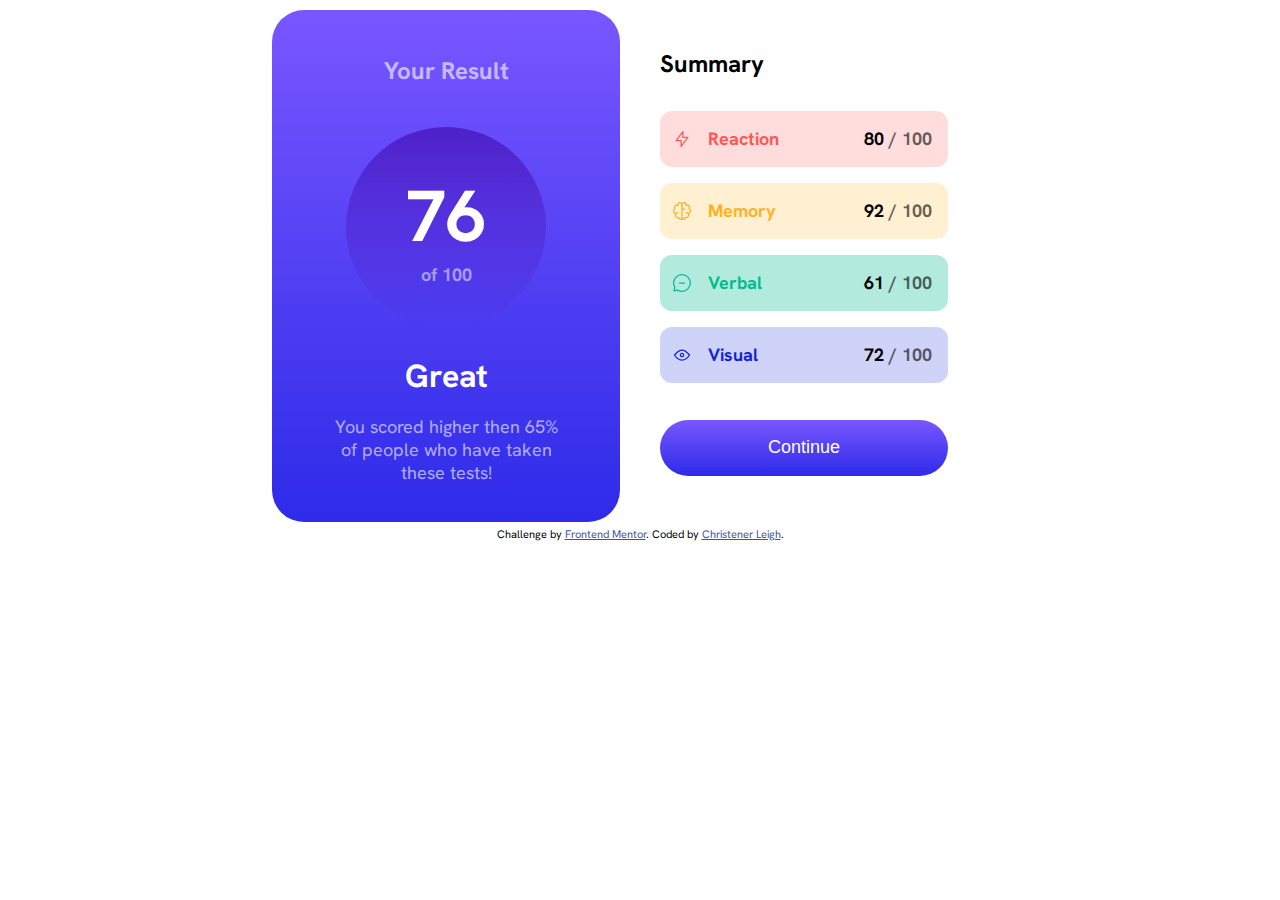
<file: index.html>
<!DOCTYPE html>
<html lang="en">
<head>
  <meta charset="UTF-8">
  <meta name="viewport" content="width=device-width, initial-scale=1.0">
  <link rel="preconnect" href="https://fonts.googleapis.com">
  <link rel="preconnect" href="https://fonts.gstatic.com" crossorigin>
  <link href="https://fonts.googleapis.com/css2?family=Hanken+Grotesk:ital,wght@0,100..900;1,100..900" rel="stylesheet">
  <link rel="icon" type="image/png" sizes="32x32" href="./assets/images/favicon-32x32.png">
  <link rel="stylesheet" href="style.css">
  <title>Frontend Mentor | Results summary component</title>
</head>
<body>

<div class="main-container">
  <div class="left-container">
  <h6 id="left-main-heading">Your Result</h6>
  <div class="oval-container">
  <h1 id="score">76</h1>
  <p id="of-total-score">of 100</p>
</div>
<div class="end-left-container">
 <h3 id="great">Great</h3>
  <p>You scored higher then 65% of people who have taken these tests!</p>
</div>
  </div>

  <div class="right-container">
  <h4 id="summary-title">Summary</h4>
<div class="result-container">
  <div class="result-item" id="result-1">
    <img src="assets/images/icon-reaction.svg" alt="reaction icon">
  <p id="red">Reaction
  <span class="end-result-item"> 80 <span class="end-end-result">/ 100</span></span>
</p>
</div>
<div class="result-item" id="result-2">
  <img src="assets/images/icon-memory.svg" alt="Memory icon">
  <p id="yellow">Memory
  <span class="end-result-item">92 <span class="end-end-result">/ 100</span></span>
</p>
</div>
  <div class="result-item" id="result-3">
    <img src="assets/images/icon-verbal.svg" alt="Verbal icon">
  <p id="green">Verbal
  <span class="end-result-item">61 <span class="end-end-result">/ 100</span></span></p>
</div>
  <div class="result-item" id="result-4">
    <img src="assets/images/icon-visual.svg" alt="Visual icon">
  <p id="blue">Visual
  <span class="end-result-item">72 <span class="end-end-result">/ 100</span></span>
</p>
</div>
</div>
  <button type="button">Continue</button>
</div>
</div>
  <footer class="attribution">
    Challenge by <a href="https://www.frontendmentor.io?ref=challenge" target="_blank">Frontend Mentor</a>.
    Coded by <a href="https://github.com/Christener19">Christener Leigh</a>.
  </footer>
</body>
</html>
</file>
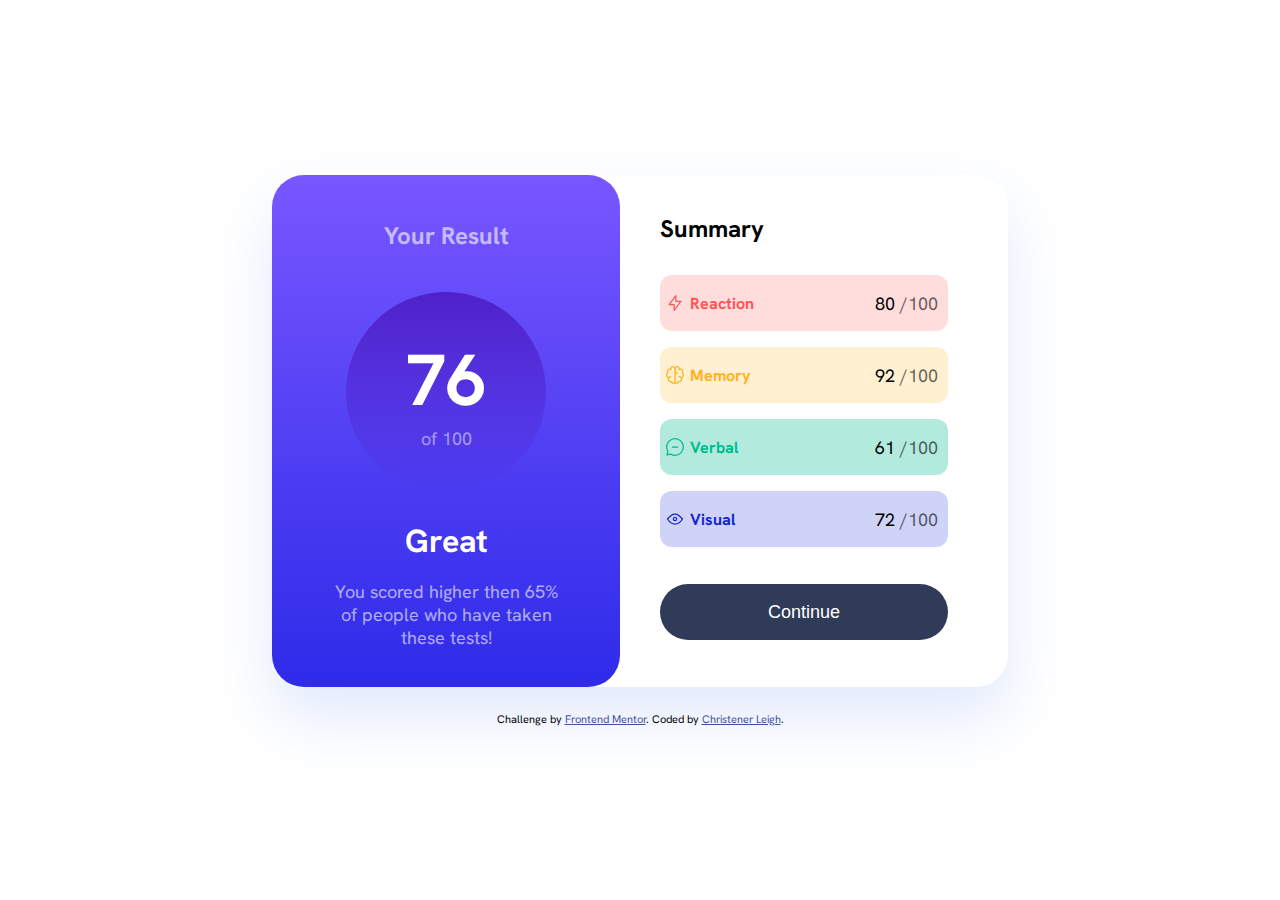
<file: client/index.html>
<!DOCTYPE html>
<html lang="en">
<head>
  <meta charset="UTF-8">
  <meta name="viewport" content="width=device-width, initial-scale=1.0">
  <!-- <link rel="preconnect" href="https://fonts.googleapis.com">
  <link rel="preconnect" href="https://fonts.gstatic.com" crossorigin> -->
  <link href="https://fonts.googleapis.com/css2?family=Hanken+Grotesk:ital,wght@0,100..900;1,100..900" rel="stylesheet">
  <link rel="icon" type="image/png" sizes="32x32" href="./assets/images/favicon-32x32.png">
  <link rel="stylesheet" href="style.css">
  <title>Frontend Mentor | Results summary component</title>
</head>
<body>

<div class="main-container">
  <div class="left-container">
  <h6 id="left-main-heading">Your Result</h6>
  <div class="oval-container">
  <h1 id="score">76</h1>
  <p id="of-total-score">of 100</p>
</div>
<div class="end-left-container">
 <h3 id="great">Great</h3>
  <p>You scored higher then 65% of people who have taken these tests!</p>
</div>
  </div>

  <div class="right-container">
  <h4 id="summary-title">Summary</h4>
<div class="result-container">
  <div class="result-item" id="result-1">
    <img src="assets/images/icon-reaction.svg" alt="reaction icon">
  <div class="text-container">
  <strong id="red">Reaction  </strong>
  <p class="end-result-item"> 80 <span class="end-end-result">/100</span></p>
</div>
</div>
<div class="result-item" id="result-2">
  <img src="assets/images/icon-memory.svg" alt="Memory icon">
  <div class="text-container">
  <strong id="yellow">Memory </strong>
  <p class="end-result-item">92 <span class="end-end-result">/100</span></p>
</div>
</div>
  <div class="result-item" id="result-3">
    <img src="assets/images/icon-verbal.svg" alt="Verbal icon">
    <div class="text-container">
  <strong id="green">Verbal </strong>
  <p class="end-result-item">61 <span class="end-end-result">/100</span></p>
</div>
</div>
  <div class="result-item" id="result-4">
    <img src="assets/images/icon-visual.svg" alt="Visual icon">
    <div class="text-container">
  <strong id="blue">Visual </strong>
  <p class="end-result-item">72 <span class="end-end-result">/100</span></p>
</div>
  </div>
</div>
  <button type="button">Continue</button>
</div>
</div>
  <footer class="attribution">
    Challenge by <a href="https://www.frontendmentor.io?ref=challenge" target="_blank">Frontend Mentor</a>.
    Coded by <a href="https://github.com/Christener19">Christener Leigh</a>.
  </footer>
</body>
</html>
</file>
<file: style.css>
/*--- Selecting multiple----*/

@media (min-width: 541px) {
body {
    margin: 10px auto;
    padding: 0;
    font-family: "Hanken Grotesk", sans-serif;
    display: flex;
    align-items: center;
    justify-content: center;
    flex-direction: column;
}

p {
    font-size: 18px;
}


/*-----Main with left side----*/
.main-container {
    margin: auto auto;
    display: flex;
    align-items: center;
    justify-content: center;
    height: 512px;
    width: 736px;
}

.left-container{
    color: white;
    background: linear-gradient(hsl(252, 100%, 67%), hsl(241, 81%, 54%) );
    border-radius: 32px;
    height: inherit;
    width: 368px;
    text-align: center;
}

#left-main-heading {
    font-size: 24px;
    font-weight: bold;
    margin-top: 45px;
    margin-bottom: 41px;
    opacity: 0.6;
}

#score {
    font-weight: bolder;
    font-size: 72px;
}
#of-total-score {
    font-weight: bold;
}
#great {
    font-size: 32px;
    font-weight: bold;
    margin: 0;
    padding: 0;
}

.oval-container{
    margin: 0 auto;
    background: linear-gradient(hsla(256, 72%, 46%, 1), hsla(241, 72%, 46%, 0) );
    width: 200px;
    height: 200px;
    border-radius: 50%;
    display: flex;
    flex-direction: column;
    justify-content: center;
}

.oval-container p, h1 {
    padding: 0;
    margin: 0;
}

.oval-container p {
    opacity: 50%;
}

.end-left-container{
   margin: 28px auto 46px auto;
    width: 240px;
    height: 134px;
}
.end-left-container > p{
     opacity: 0.6;
 }


/* ----------Right side--------*/
#summary-title {
    font-size: 24px;
    font-weight: bold;
    margin-top: 38px;
}
.right-container{
    width: 368px;
    height: 512px;
    padding-left: 40px;
    margin: 0;
}
#red{
   color: #F55; 
}
#yellow{
    color: #FFB21E;
}
#green{
   color:#00BB8F;
}
#blue{
    color:  #1125D6;
}
.result-container {
    height: 288px;
    width: 288px;
}
#result-1{
    background-color: rgba(255, 85, 85, 0.2);
}
#result-2{
    background-color: rgba(255, 178, 30, 0.2);
}
#result-3{
    background-color: rgba(0,187,143,0.3);
}
#result-4{
    background-color: rgba(17,37,214,0.2);
}
.result-item {
    height: 56px;
    width: 288px;
    margin-top: 16px;
    border-radius: 12px;
    font-weight: bold;
}
.result-item img {
    float: inline-start;
    width: 20px;
    height: 20px;
    padding: 18px 16px 0 12px;
    margin: 0;
}
.result-item p {
    display: flex;
    padding: 16px 16px 0 0;
    margin: 0;

}
.end-result-item{
    color: black;
    margin-left: auto;
}
.end-end-result{
    opacity: 0.6;
}
button {
    border-radius: 128px;
    height: 56px;
    width: 288px;
    background: linear-gradient(hsl(252, 100%, 67%), hsl(241, 81%, 54%) );
    color: white;
    font-size: 18px;
    margin: 21px auto 46px auto;
    border: none;
}

.attribution { 
    font-size: 11px;
    text-align: center; 
    margin: 5px auto 0 auto;
}
.attribution a { color: hsl(228, 45%, 44%); }

}

/* --------MOBILE VERSION-------*/
@media (min-width: 140px) and (max-width: 540px) {

    body{
        width: auto;
        height: auto;
        margin: -45px 0 0 0;
        padding: 0;
        font-family: "Hanken Grotesk", sans-serif;
    }
    p {
        font-size: 16px;
    }
    .left-container{
        height: auto;
        padding: 0;
        margin: 0;
        background: linear-gradient(hsl(252, 100%, 67%), hsl(241, 81%, 54%) );
        text-align: center;
        color: white;
        border-radius: 0 0 32px 32px;
    }
    #left-main-heading {
        padding-top: 24px;
        font-size: 18px;
        opacity: 0.5;
    }
    .oval-container{
        width: 140px;
        height: 140px;
        background:  linear-gradient(180deg, #4D21C9 0%, rgba(37, 33, 201, 0.00) 100%, rgba(37, 33, 201, 0.00) 100%);
        margin: 0 auto 24px auto;
        border-radius: 50%;
        display: flex;
        flex-direction: column;
        justify-content: center;
    }
    #score{
        margin: 0;
        font-size: 56px;
    }
    #of-total-score {
        margin: 0;
        opacity: 0.5;
    }
    .end-left-container{
        margin: 0 auto;
        text-align: center;
    }
    #great{
        font-size: 24px;
        font-weight: 700;
        margin: 0;
    }
    .end-left-container > p {
        opacity: 0.5;
        padding: 0 56px 40px 56px;
        margin: 0;
    }


    /* Bottom Half */
      #summary-title {
      font-size: 18px;
      margin: 24px auto 24px 32px; 
    }
    #red{
        color: #F55; 
     }
     #yellow{
         color: #FFB21E;
     }
     #green{
        color:#00BB8F;
     }
     #blue{
         color:  #1125D6;
     }
     .result-container {
         height: 288px;
         width: auto;
         margin: auto;
     }
     #result-1{
         background-color: rgba(255, 85, 85, 0.2);
     }
     #result-2{
         background-color: rgba(255, 178, 30, 0.2);
     }
     #result-3{
         background-color: rgba(0,187,143,0.3);
     }
     #result-4{
         background-color: rgba(17,37,214,0.2);
     }
     .result-item {
        width: auto;
        height: 56px;
        margin: 0 30px 0 30px;
        border-radius: 12px;
     }
     .result-item > img {
        float: inline-start;
        width: 20px;
        height: 20px;
        padding: 18px 7px 0 5px;
        margin: 0;
    }
    .result-item > p {
        font-weight: bold;
        display: flex;
        padding: 15px 5px 0 0;
        align-items: center;
    }
    .end-result-item{
        color: black;
        margin-left: auto;
    }
    .end-end-result{
        opacity: 0.6;
    }

    button {
        border-radius: 128px;
        height: 56px;
        width: 288px;
        background: linear-gradient(hsl(252, 100%, 67%), hsl(241, 81%, 54%) );
        color: white;
        font-size: 18px;
        margin: 21px auto 46px auto;
        border: none;
        display: flex;
        align-items: center;
        justify-content: center;
    }
    
    .attribution { 
        font-size: 12px;
        text-align: center; 
        margin: 5px auto 0 auto;
    }
    .attribution a { color: hsl(228, 45%, 44%); }
    
    }
</file>
<file: client/style.css>
@media (min-width: 541px) {
/*-----Main with left side----*/
body {
    margin: 0;
    padding: 0;
    font-family: "Hanken Grotesk", sans-serif;
    height: 100vh;
    width: 100vw;
    display: flex;
    align-items: center;
    justify-content: center;
    flex-direction: column;
}

p {
    font-size: 18px;
}

.main-container {
    margin: 0 auto;
    height: 512px;
    width: 736px;
    display: flex;
    justify-content: center;
    align-items: center;
    box-shadow: 0px 30px 60px 0px rgba(61, 108, 236, 0.15);
    border-radius: 32px;
}
.left-container{
    color: white;
    background: linear-gradient(hsl(252, 100%, 67%), hsl(241, 81%, 54%) );
    border-radius: 32px;
    height: inherit;
    width: 368px;
    text-align: center;
}

#left-main-heading {
    font-size: 24px;
    margin-top: 45px;
    margin-bottom: 41px;
    opacity: 0.6;
}
#score {
    font-size: 72px;
}
#great {
    font-size: 32px;
    margin: 0;
    padding: 0;
}

.oval-container{
    margin: 0 auto;
    background: linear-gradient(hsla(256, 72%, 46%, 1), hsla(241, 72%, 46%, 0) );
    width: 200px;
    height: 200px;
    border-radius: 50%;
    display: flex;
    flex-direction: column;
    justify-content: center;
}

.oval-container p, h1 {
    padding: 0;
    margin: 0;
}

.oval-container p {
    opacity: 50%;
}

.end-left-container{
   margin: 28px auto 46px auto;
    width: 240px;
    height: 134px;
}
.end-left-container > p{
     opacity: 0.6;
 }


/* ----------Right side--------*/
#summary-title {
    font-size: 24px;
    font-weight: bold;
    margin-top: 38px;
}
.right-container{
    width: 368px;
    height: 512px;
    padding-left: 40px;
    margin: 0;
}
#red{
   color: #F55; 
}
#yellow{
    color: #FFB21E;
}
#green{
   color:#00BB8F;
}
#blue{
    color:  #1125D6;
}
.result-container {
    height: 288px;
    width: 288px;
}
#result-1{
    background-color: rgba(255, 85, 85, 0.2);
}
#result-2{
    background-color: rgba(255, 178, 30, 0.2);
}
#result-3{
    background-color: rgba(0,187,143,0.3);
}
#result-4{
    background-color: rgba(17,37,214,0.2);
}
.result-item {
    height: 56px;
    width: inherit;
    margin-top: 16px;
    border-radius: 12px;
    display: flex;
    align-items: center;
}
.text-container {
    width: inherit;
    display: flex;
    justify-content: space-between;
    align-items: center;
}
.result-item img {
    width: 20px;
    height: 20px;
    padding: 0 5px;
    margin: 0;
}
.end-result-item{
    color: black;
    padding-right: 10px;
}
.end-end-result{
    opacity: 0.6;
}
button:hover {
    background: linear-gradient(hsl(252, 100%, 67%), hsl(241, 81%, 54%) );
}
button {
    border-radius: 128px;
    height: 56px;
    width: 288px;
    background: var(--Dark-Navy, #303B59);
    color: white;
    font-size: 18px;
    margin: 21px auto 46px auto;
    border: none;
}

.attribution { 
    font-size: 11px;
    text-align: center; 
    margin: 25px auto 0 auto;
}
.attribution a { color: hsl(228, 45%, 44%); }
}

/* --------MOBILE VERSION-------*/
@media (min-width: 140px) and (max-width: 540px) {
    body, #score, .left-container, #left-main-heading, #of-total-score, #great, .end-left-container > p {
        margin: 0;
    }
    body{
        width: auto;
        height: auto;
        padding: 0;
        font-family: "Hanken Grotesk", sans-serif;
    }
    p {
        font-size: 16px;
    }
    .left-container{
        height: auto;
        padding: 0;
        background: linear-gradient(hsl(252, 100%, 67%), hsl(241, 81%, 54%) );
        text-align: center;
        color: white;
        border-radius: 0 0 32px 32px;
    }
    #left-main-heading {
        padding-top: 24px;
        font-size: 18px;
        opacity: 0.5;
    }
    .oval-container{
        width: 140px;
        height: 140px;
        background:  linear-gradient(180deg, #4D21C9 0%, rgba(37, 33, 201, 0.00) 100%, rgba(37, 33, 201, 0.00) 100%);
        margin: 0 auto 24px auto;
        border-radius: 50%;
        display: flex;
        flex-direction: column;
        justify-content: center;
    }
    #score {
        font-size: 56px;
    }
    #of-total-score {
        opacity: 0.5;
    }
    .end-left-container{
        margin: 0 auto;
        text-align: center;
    }
    #great{
        font-size: 24px;
        font-weight: 700;
    }
    .end-left-container > p {
        opacity: 0.5;
        padding: 0 56px 40px 56px;
    }


    /* Bottom Half */
    .result-container{
        margin: 0 20px;
    }
      #summary-title {
      font-size: 18px;
      margin: 24px auto 24px 32px; 
    }
    #red{
        color: #F55; 
     }
     #yellow{
         color: #FFB21E;
     }
     #green{
        color:#00BB8F;
     }
     #blue{
         color:  #1125D6;
     }
     #result-1{
         background-color: rgba(255, 85, 85, 0.2);
     }
     #result-2{
         background-color: rgba(255, 178, 30, 0.2);
     }
     #result-3{
         background-color: rgba(0,187,143,0.3);
     }
     #result-4{
         background-color: rgba(17,37,214,0.2);
     }
     .result-item {
        width: auto;
        height: 56px;
        margin: 10px 0 0 0;
        border-radius: 12px;
        display: flex;
        align-items: center;
     }
     .text-container {
        width: 450px;
        display: flex;
        justify-content: space-between;
        align-items: center;
     }
     .result-item > img {
        width: 20px;
        height: 20px;
        padding: 0 5px;
    }
    .end-result-item{
        color: black;
        padding-right: 10px;
    }
    .end-end-result{
        opacity: 0.6;
    }
    button:hover{
        background: linear-gradient(hsl(252, 100%, 67%), hsl(241, 81%, 54%) );
    }
    button {
        border-radius: 128px;
        height: 56px;
        width: 80vw;
        background: var(--Dark-Navy, #303B59);
        color: white;
        font-size: 18px;
        margin: 46px auto;
        border: none;
        display: flex;
        align-items: center;
        justify-content: center;
    }
    
    .attribution { 
        font-size: 12px;
        text-align: center; 
        margin: 5px auto 0 auto;
    }
    .attribution a { color: hsl(228, 45%, 44%); }
    
    }
</file>
